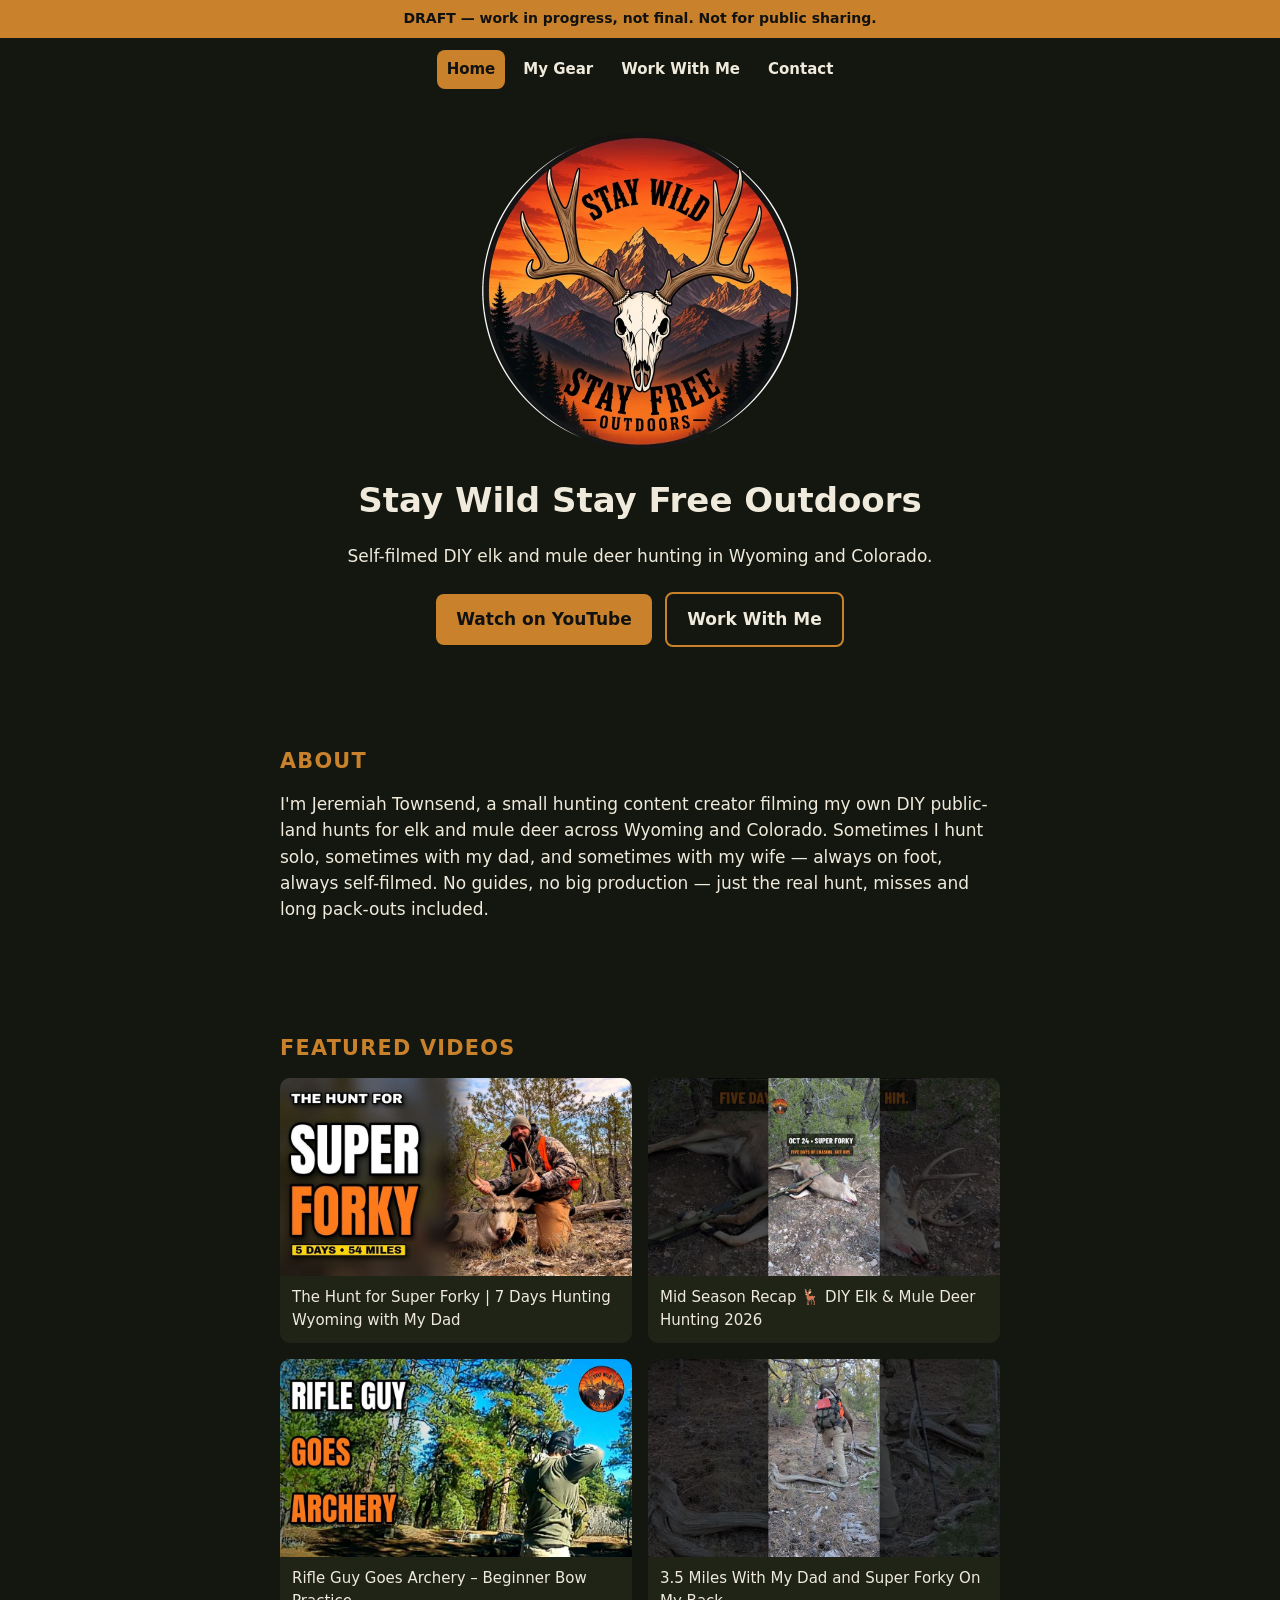
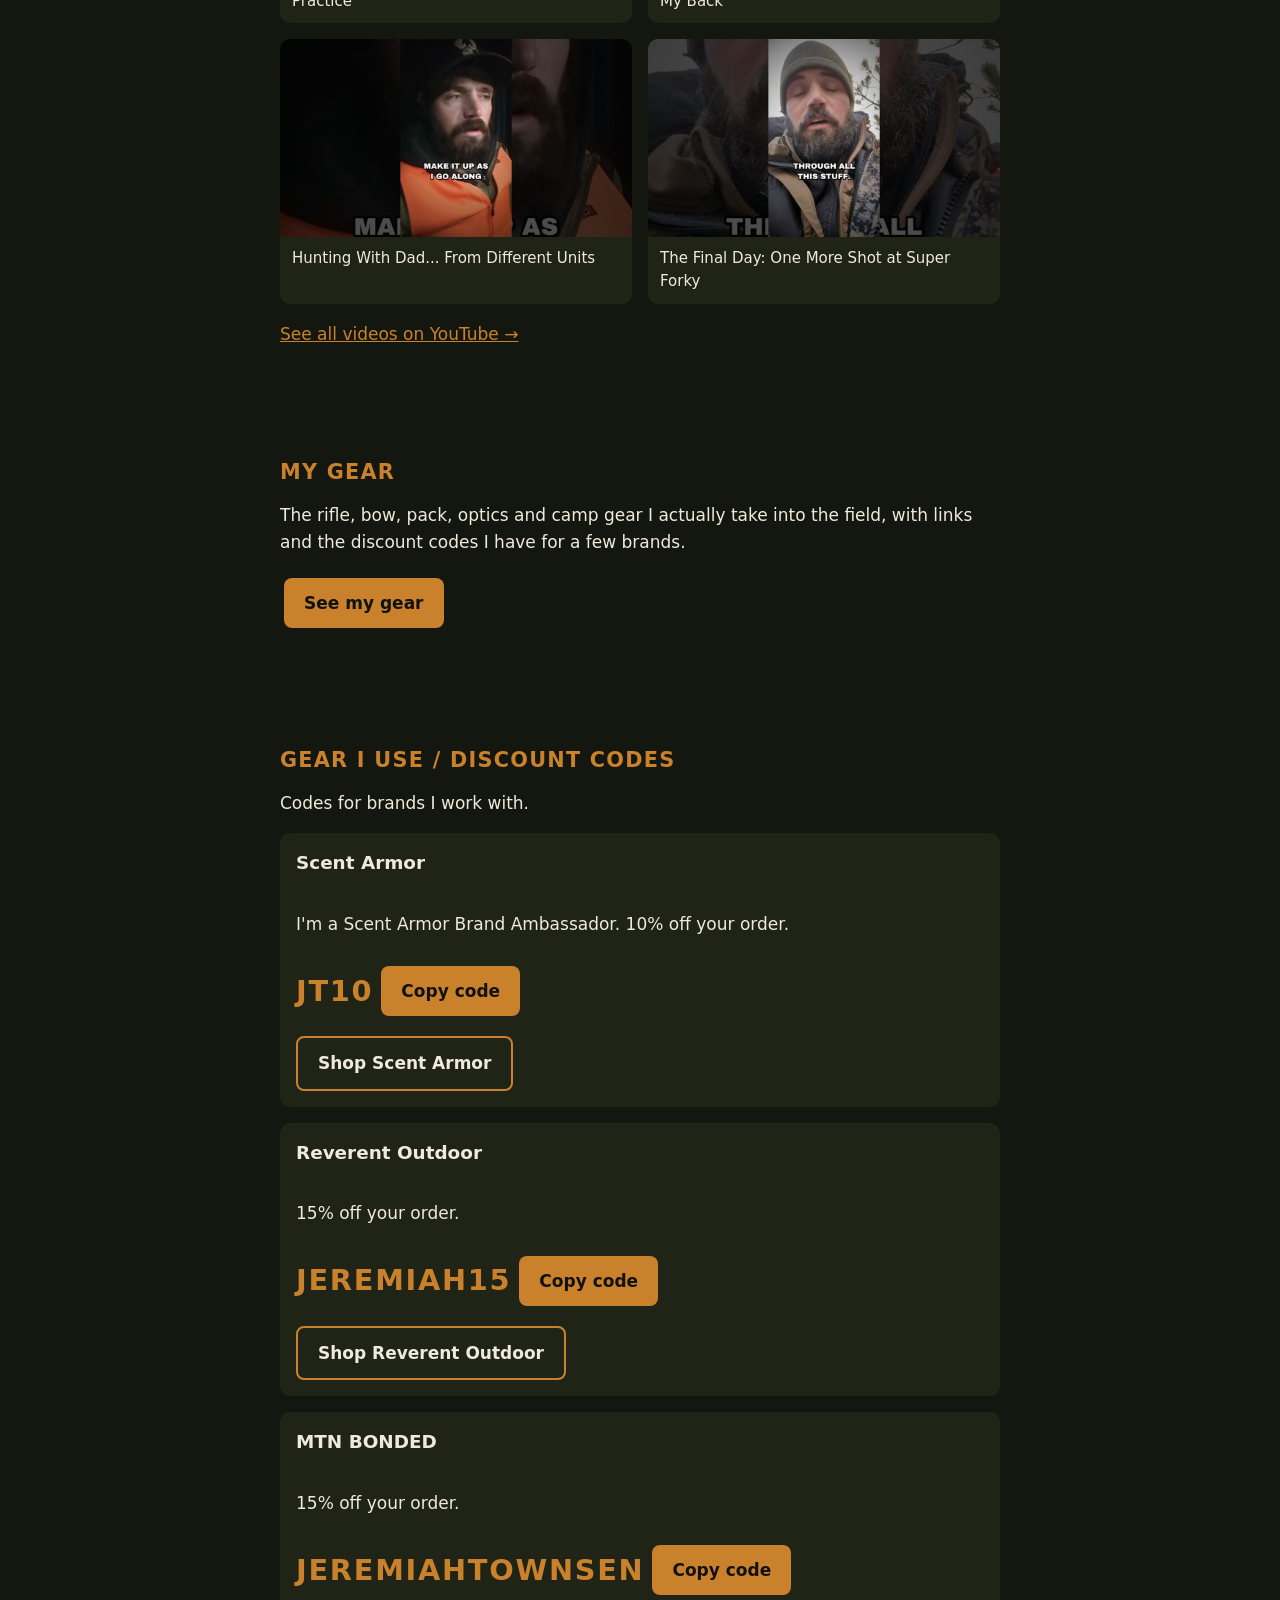
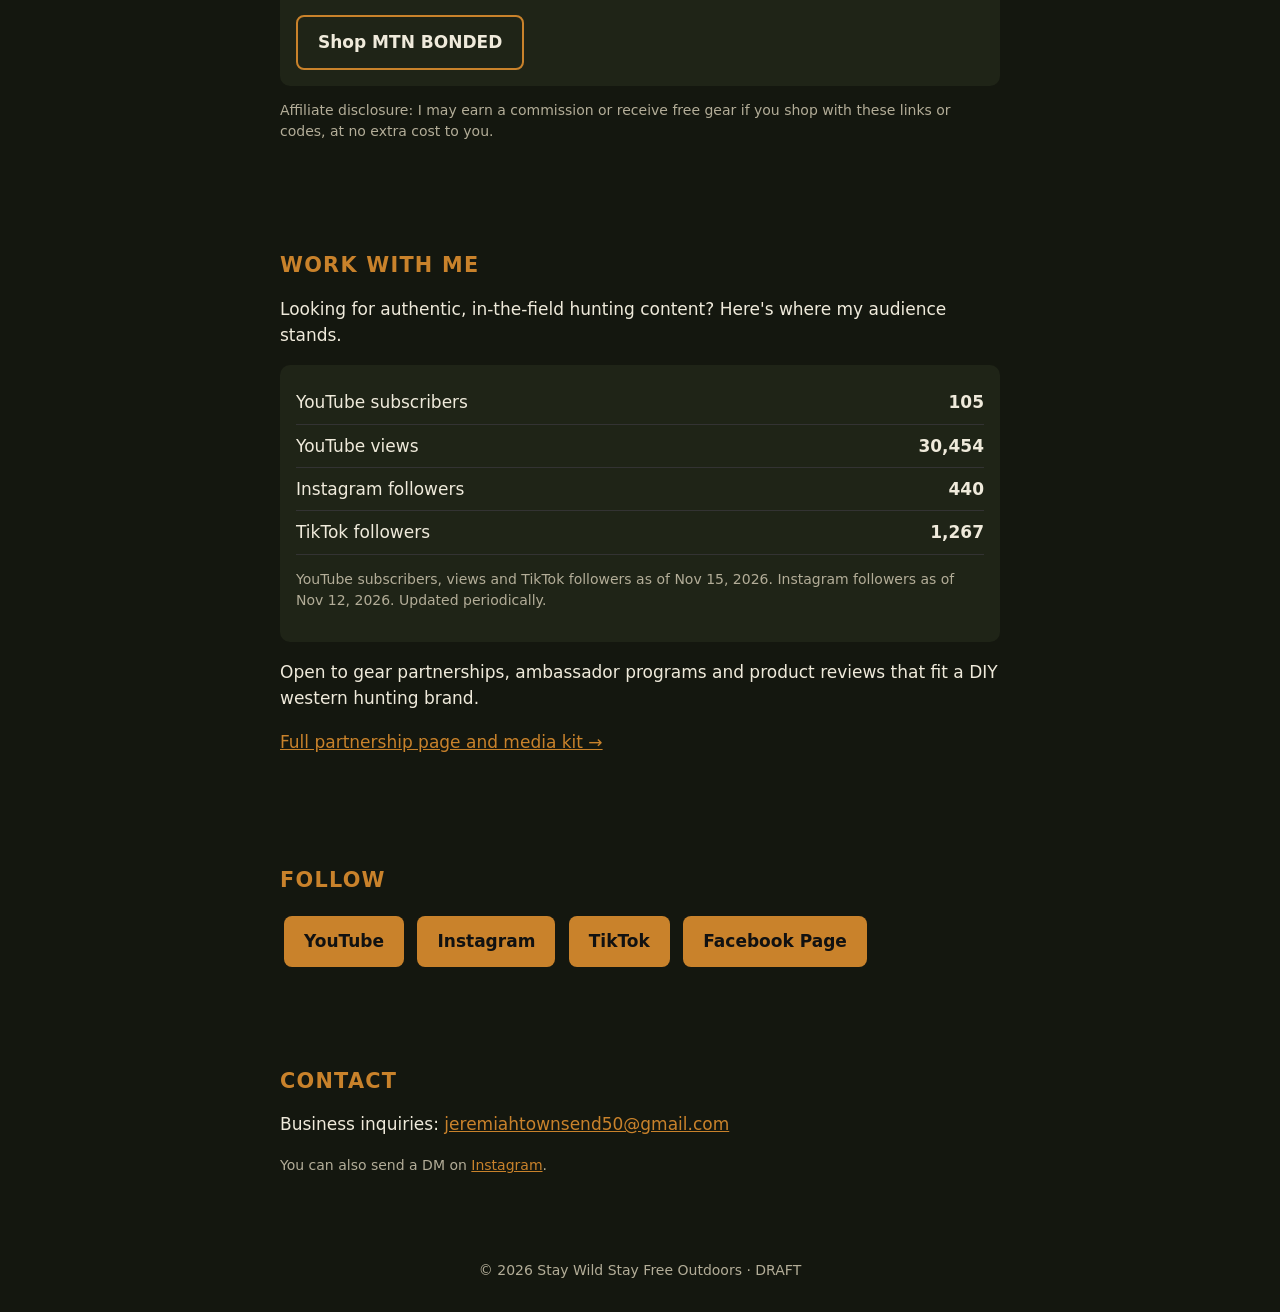
<file: index.html>
<!doctype html>
<html lang="en"><head>
<meta charset="utf-8">
<meta name="viewport" content="width=device-width,initial-scale=1">
<meta name="robots" content="noindex">
<title>Stay Wild Stay Free Outdoors — DRAFT</title>
<meta name="description" content="Self-filmed DIY elk and mule deer hunting in Wyoming and Colorado.">
<link rel="icon" href="img/favicon.ico" sizes="any">
<link rel="icon" type="image/png" href="img/favicon-32.png" sizes="32x32">
<link rel="apple-touch-icon" href="img/apple-touch-icon.png">
<link rel="stylesheet" href="styles.css">
<meta property="og:type" content="website">
<meta property="og:title" content="Stay Wild Stay Free Outdoors — DRAFT">
<meta property="og:description" content="Self-filmed DIY elk and mule deer hunting in Wyoming and Colorado.">
<meta property="og:url" content="https://jeremiahtownsend50-ui.github.io/swsf-site/">
<meta property="og:image" content="https://jeremiahtownsend50-ui.github.io/swsf-site/img/og.jpg">
<meta name="twitter:card" content="summary_large_image">
<meta name="twitter:title" content="Stay Wild Stay Free Outdoors — DRAFT">
<meta name="twitter:description" content="Self-filmed DIY elk and mule deer hunting in Wyoming and Colorado.">
<meta name="twitter:image" content="https://jeremiahtownsend50-ui.github.io/swsf-site/img/og.jpg">
</head><body>
<div class="draft">DRAFT — work in progress, not final. Not for public sharing.</div>
<nav class="nav" aria-label="Main">
<a href="index.html" aria-current="page">Home</a>
<a href="gear.html">My Gear</a>
<a href="sponsors.html">Work With Me</a>
<a href="index.html#contact">Contact</a>
</nav>
<header class="hero">
<picture>
<source type="image/webp" srcset="img/logo.webp">
<img src="img/logo.jpg" alt="Stay Wild Stay Free Outdoors logo" width="320" height="320">
</picture>
<h1>Stay Wild Stay Free Outdoors</h1>
<p>Self-filmed DIY elk and mule deer hunting in Wyoming and Colorado.</p>
<a class="btn" href="https://www.youtube.com/@staywildstayfreeoutdoors">Watch on YouTube</a>
<a class="btn alt" href="sponsors.html">Work With Me</a>
</header>

<section id="about"><h2>About</h2>
<p>I'm Jeremiah Townsend, a small hunting content creator filming my own DIY public-land hunts for elk and mule deer across Wyoming and Colorado. Sometimes I hunt solo, sometimes with my dad, and sometimes with my wife — always on foot, always self-filmed. No guides, no big production — just the real hunt, misses and long pack-outs included.</p>
</section>

<section id="videos"><h2>Featured Videos</h2>
<div class="grid">
<a class="card" href="https://www.youtube.com/watch?v=5cdTSgNtT6Y"><img src="img/thumbs/5cdTSgNtT6Y.jpg" width="960" height="540" alt="The Hunt for Super Forky | 7 Days Hunting Wyoming with My Dad"><span>The Hunt for Super Forky | 7 Days Hunting Wyoming with My Dad</span></a>
<a class="card" href="https://www.youtube.com/watch?v=mYY5yZsP8UA"><img src="img/thumbs/mYY5yZsP8UA.jpg" width="960" height="540" alt="Mid Season Recap, DIY Elk and Mule Deer Hunting 2026"><span>Mid Season Recap 🦌 DIY Elk &amp; Mule Deer Hunting 2026</span></a>
<a class="card" href="https://www.youtube.com/watch?v=UMxzw-FDoP0"><img src="img/thumbs/UMxzw-FDoP0.jpg" width="960" height="540" alt="Rifle Guy Goes Archery – Beginner Bow Practice"><span>Rifle Guy Goes Archery – Beginner Bow Practice</span></a>
<a class="card" href="https://www.youtube.com/watch?v=QRo9_JxAPhg"><img src="img/thumbs/QRo9_JxAPhg.jpg" width="960" height="540" alt="3.5 Miles With My Dad and Super Forky On My Back"><span>3.5 Miles With My Dad and Super Forky On My Back</span></a>
<a class="card" href="https://www.youtube.com/watch?v=SoQfHamUTAY"><img src="img/thumbs/SoQfHamUTAY.jpg" width="960" height="540" alt="Hunting With Dad... From Different Units"><span>Hunting With Dad... From Different Units</span></a>
<a class="card" href="https://www.youtube.com/watch?v=0P08WxqtBYU"><img src="img/thumbs/0P08WxqtBYU.jpg" width="960" height="540" alt="The Final Day: One More Shot at Super Forky"><span>The Final Day: One More Shot at Super Forky</span></a>
</div>
<p><a href="https://www.youtube.com/@staywildstayfreeoutdoors/videos">See all videos on YouTube →</a></p>
</section>

<section id="gear-preview"><h2>My Gear</h2>
<p>The rifle, bow, pack, optics and camp gear I actually take into the field, with links and the discount codes I have for a few brands.</p>
<p><a class="btn" href="gear.html">See my gear</a></p>
</section>

<section id="gear"><h2>Gear I Use / Discount Codes</h2>
<p>Codes for brands I work with.</p>
<div class="grid codes">
<div class="box code-card">
<h3>Scent Armor</h3>
<p>I'm a Scent Armor Brand Ambassador. 10% off your order.</p>
<div class="code-row">
<div class="code">JT10</div>
<button type="button" class="btn" data-code="JT10">Copy code</button>
</div>
<a class="btn alt shop" href="https://scentarmor.com">Shop Scent Armor</a>
</div>
<div class="box code-card">
<h3>Reverent Outdoor</h3>
<p>15% off your order.</p>
<div class="code-row">
<div class="code">JEREMIAH15</div>
<button type="button" class="btn" data-code="JEREMIAH15">Copy code</button>
</div>
<a class="btn alt shop" href="https://reverentoutdoor.com">Shop Reverent Outdoor</a>
</div>
<div class="box code-card">
<h3>MTN BONDED</h3>
<p>15% off your order.</p>
<div class="code-row">
<div class="code">JEREMIAHTOWNSEN</div>
<button type="button" class="btn" data-code="JEREMIAHTOWNSEN">Copy code</button>
</div>
<a class="btn alt shop" href="https://mtnbonded.com/?ref=JEREMIAHTOWNSEND">Shop MTN BONDED</a>
</div>
</div>
<p class="small">Affiliate disclosure: I may earn a commission or receive free gear if you shop with these links or codes, at no extra cost to you.</p>

</section>

<section id="work"><h2>Work With Me</h2>
<p>Looking for authentic, in-the-field hunting content? Here's where my audience stands.</p>
<div class="box"><table>
<tr><td>YouTube subscribers</td><td>105</td></tr>
<tr><td>YouTube views</td><td>30,454</td></tr>
<tr><td>Instagram followers</td><td>440</td></tr>
<tr><td>TikTok followers</td><td>1,267</td></tr>
</table>
<p class="small">YouTube subscribers, views and TikTok followers as of Nov 15, 2026. Instagram followers as of Nov 12, 2026. Updated periodically.</p></div>
<p>Open to gear partnerships, ambassador programs and product reviews that fit a DIY western hunting brand.</p>
<p><a href="sponsors.html">Full partnership page and media kit →</a></p>
</section>

<section id="follow"><h2>Follow</h2>
<a class="btn" href="https://www.youtube.com/@staywildstayfreeoutdoors">YouTube</a>
<a class="btn" href="https://www.instagram.com/staywildstayfreeoutdoors/">Instagram</a>
<a class="btn" href="https://www.tiktok.com/@stay.wild.stay.fr3">TikTok</a>
<a class="btn" href="https://www.facebook.com/SWSFOUTDOORS">Facebook Page</a>
</section>

<section id="contact"><h2>Contact</h2>
<p>Business inquiries: <a href="mailto:jeremiahtownsend50@gmail.com?subject=Stay%20Wild%20Stay%20Free%20Outdoors%20inquiry">jeremiahtownsend50@gmail.com</a></p>
<p class="small">You can also send a DM on <a href="https://www.instagram.com/staywildstayfreeoutdoors/">Instagram</a>.</p>
</section>
<footer>© 2026 Stay Wild Stay Free Outdoors · DRAFT</footer>
<script>
document.querySelectorAll("[data-code]").forEach(function(btn){
  btn.addEventListener("click", function(){
    var code = btn.getAttribute("data-code");
    var label = btn.textContent;
    function done(){
      btn.textContent = "Copied!";
      btn.setAttribute("aria-live", "polite");
      setTimeout(function(){ btn.textContent = label; }, 1600);
    }
    function fallback(){
      var ta = document.createElement("textarea");
      ta.value = code;
      ta.setAttribute("readonly", "");
      ta.style.position = "fixed";
      ta.style.left = "-9999px";
      document.body.appendChild(ta);
      ta.select();
      try { if (document.execCommand("copy")) done(); } catch (e) {}
      document.body.removeChild(ta);
    }
    if (navigator.clipboard && navigator.clipboard.writeText) {
      navigator.clipboard.writeText(code).then(done).catch(fallback);
    } else {
      fallback();
    }
  });
});
</script>
</body></html>
</file>
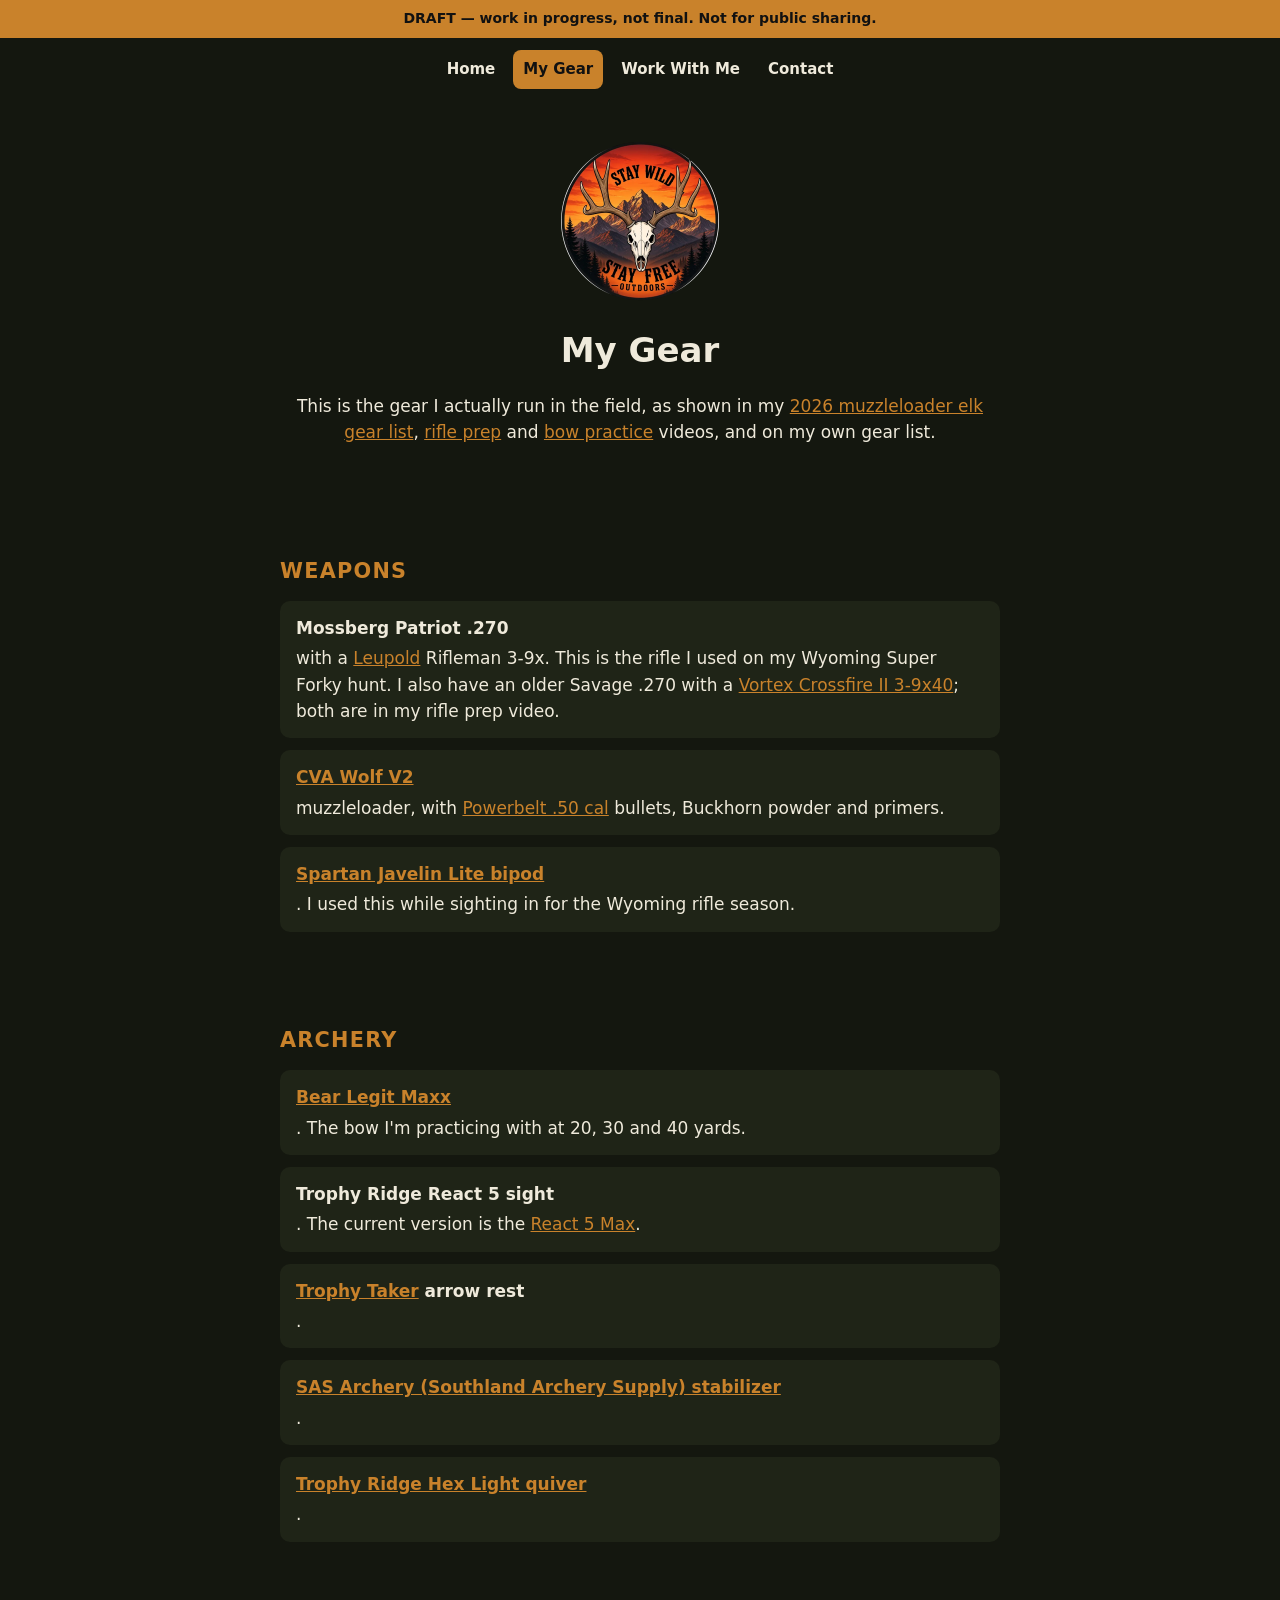
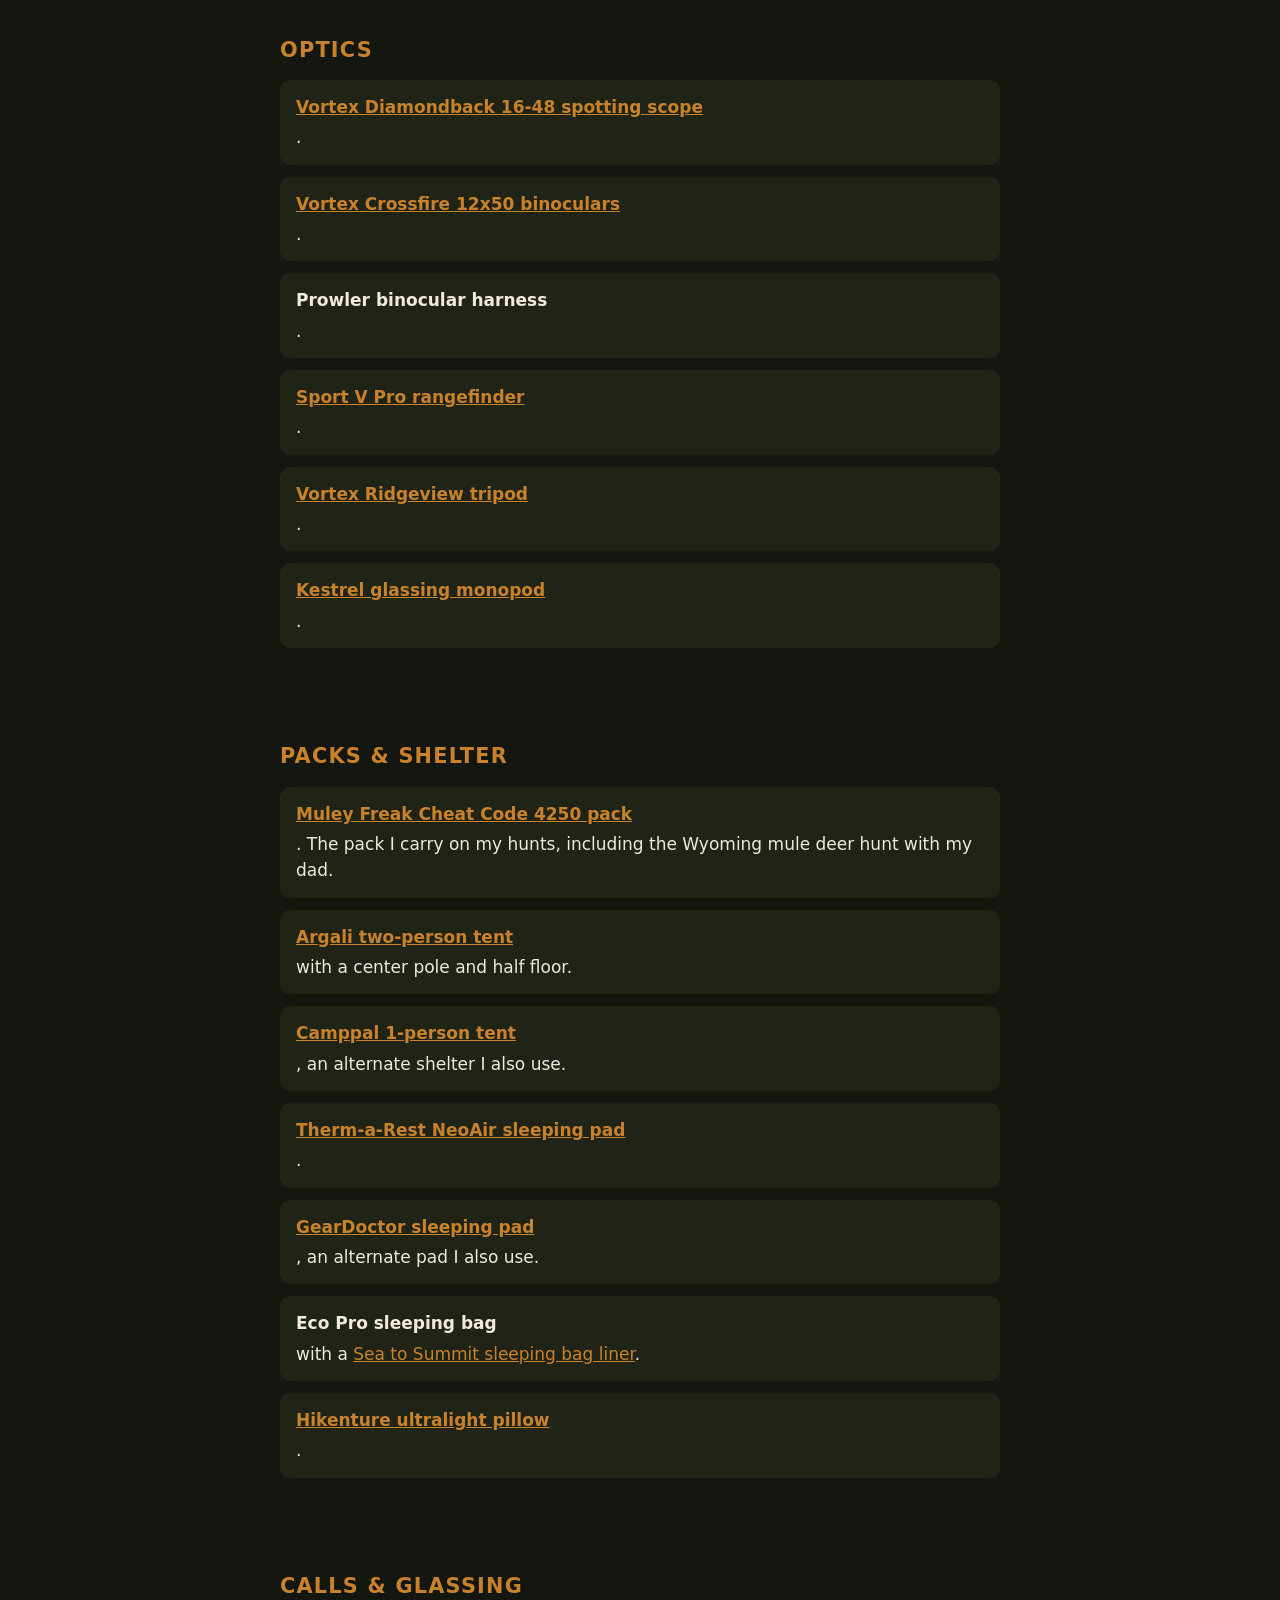
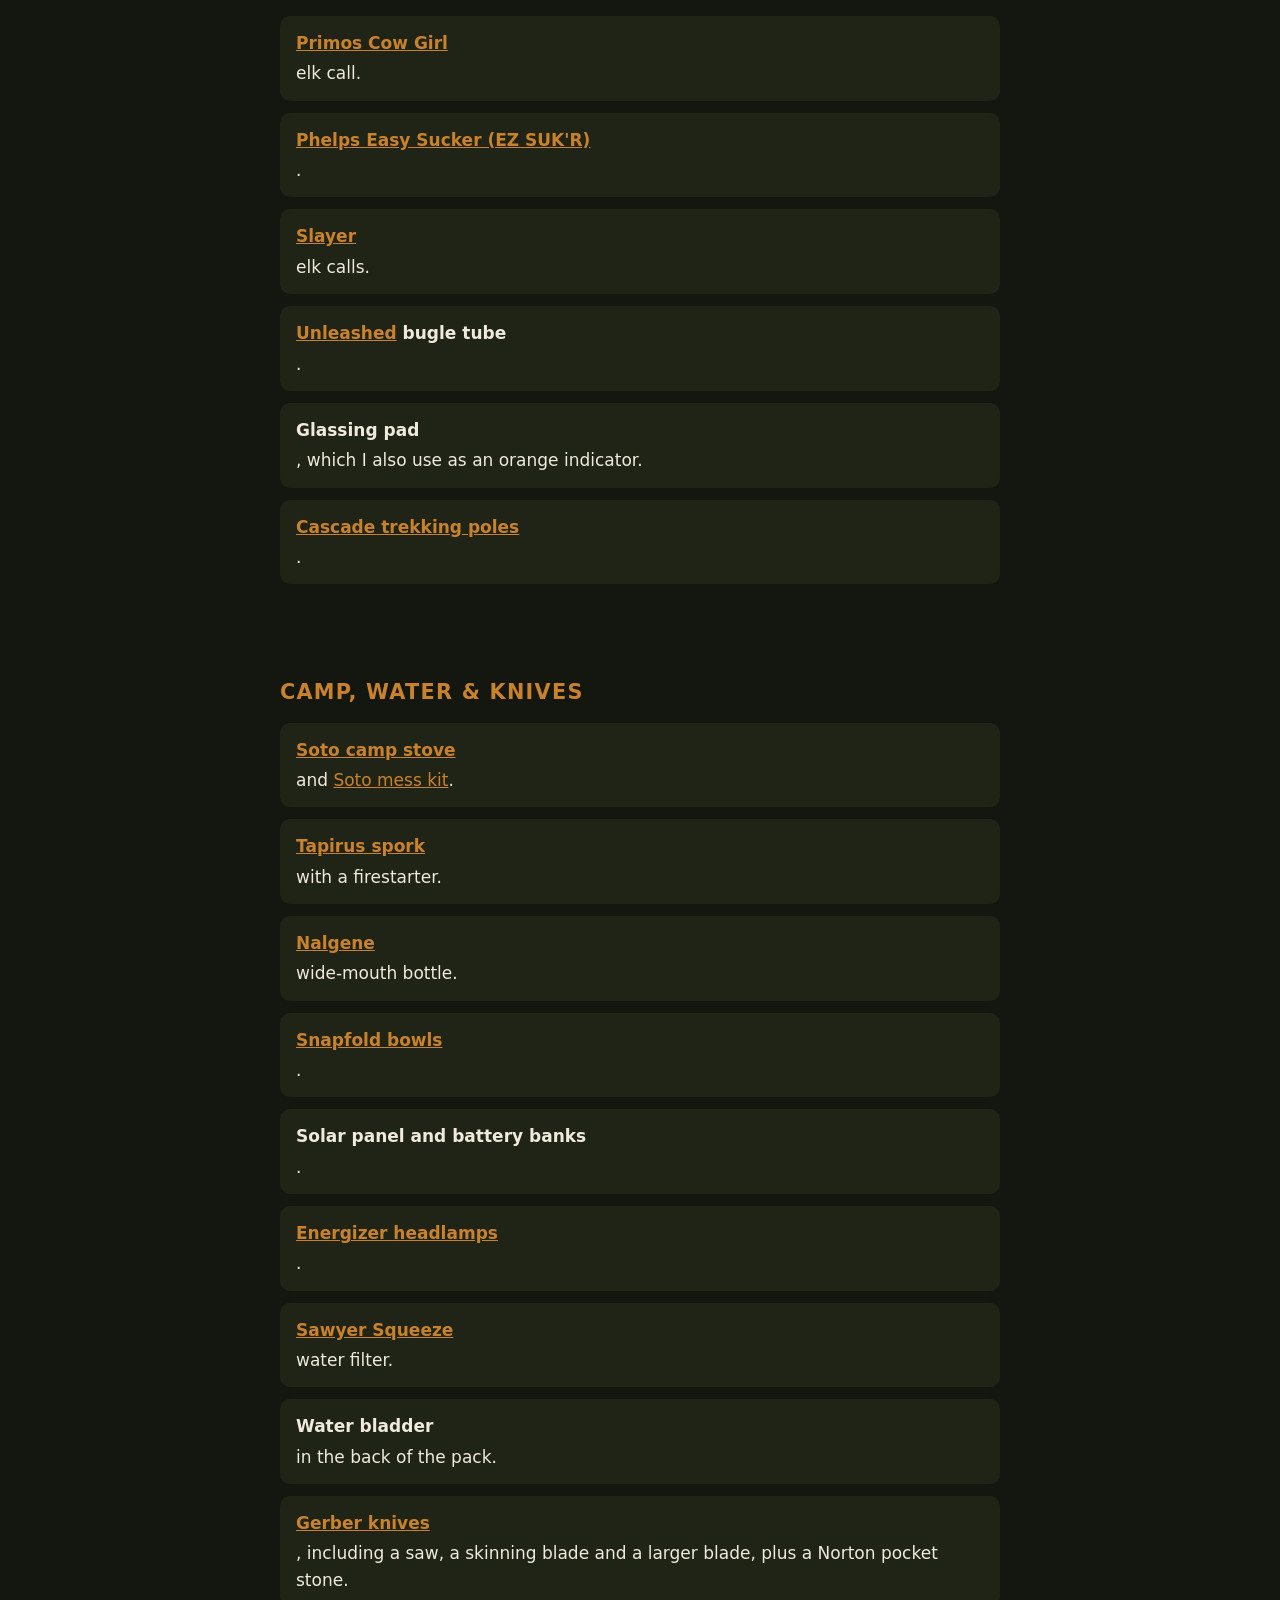
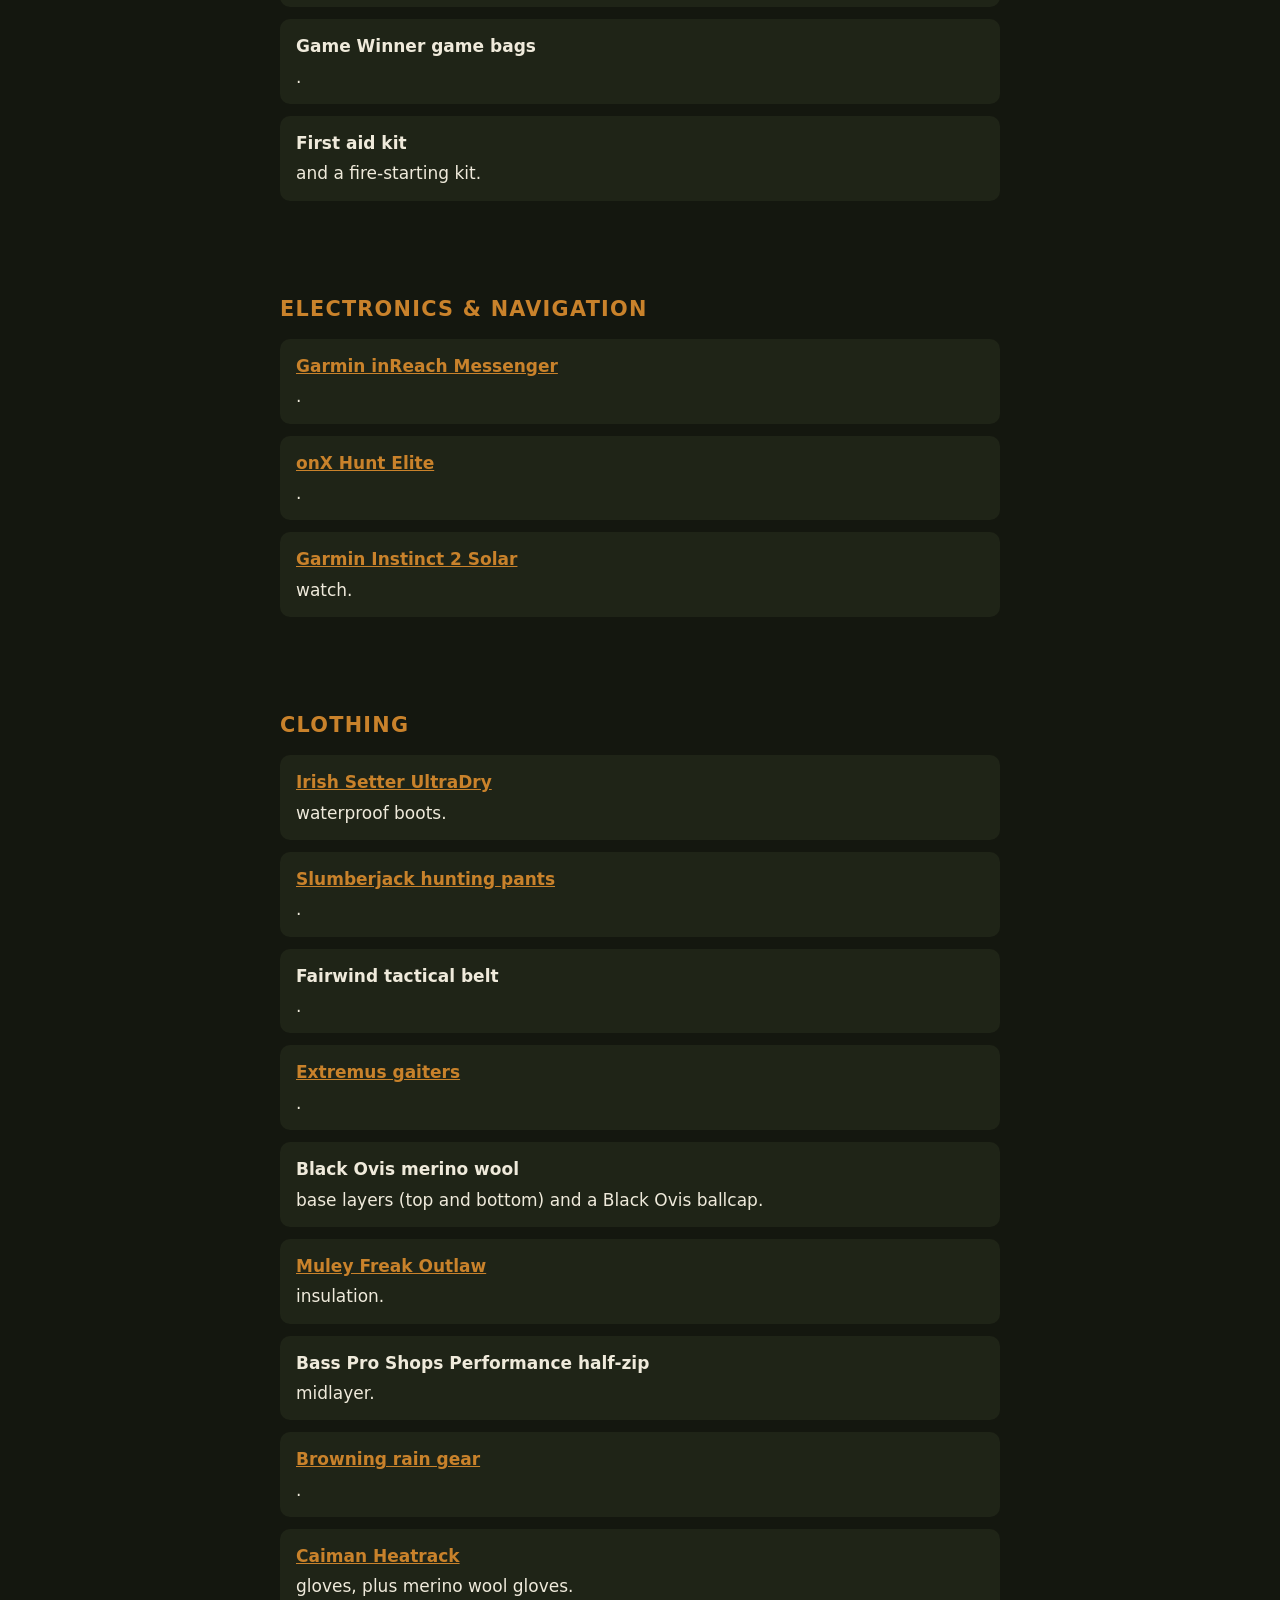
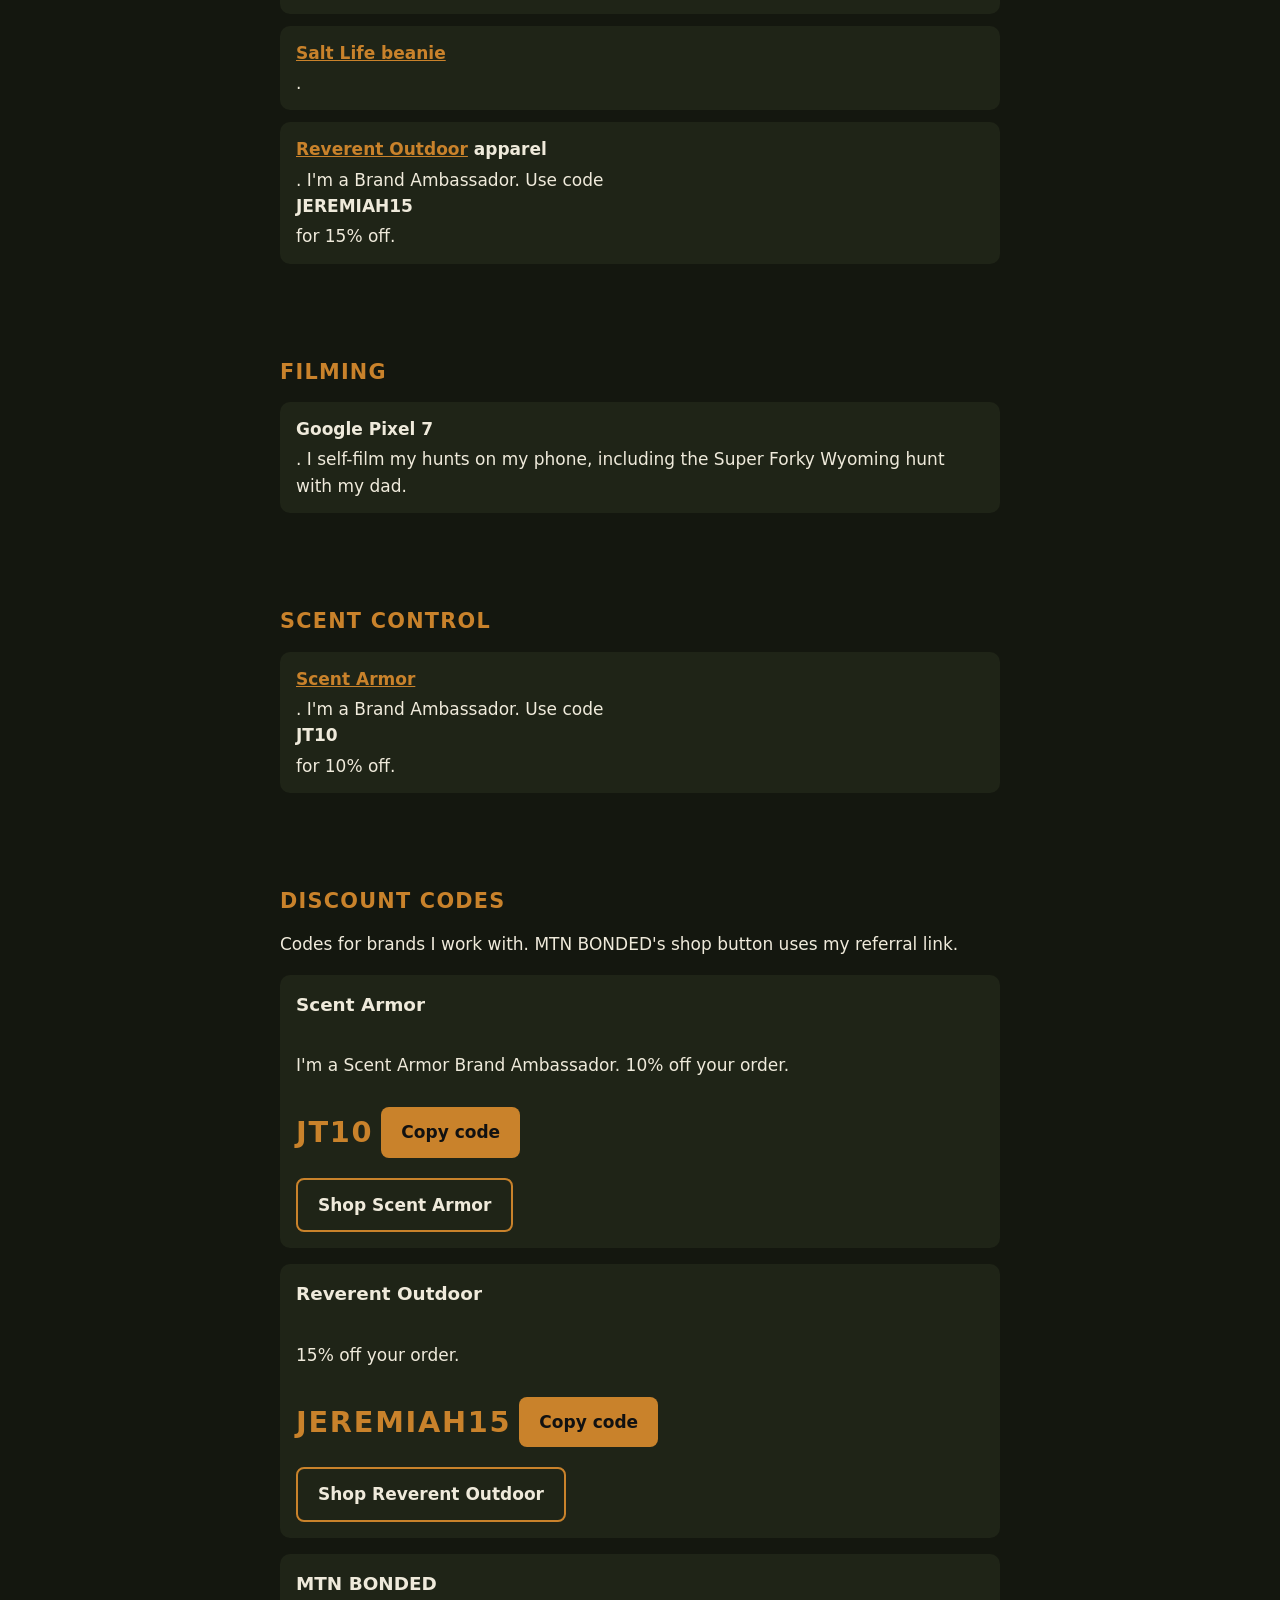
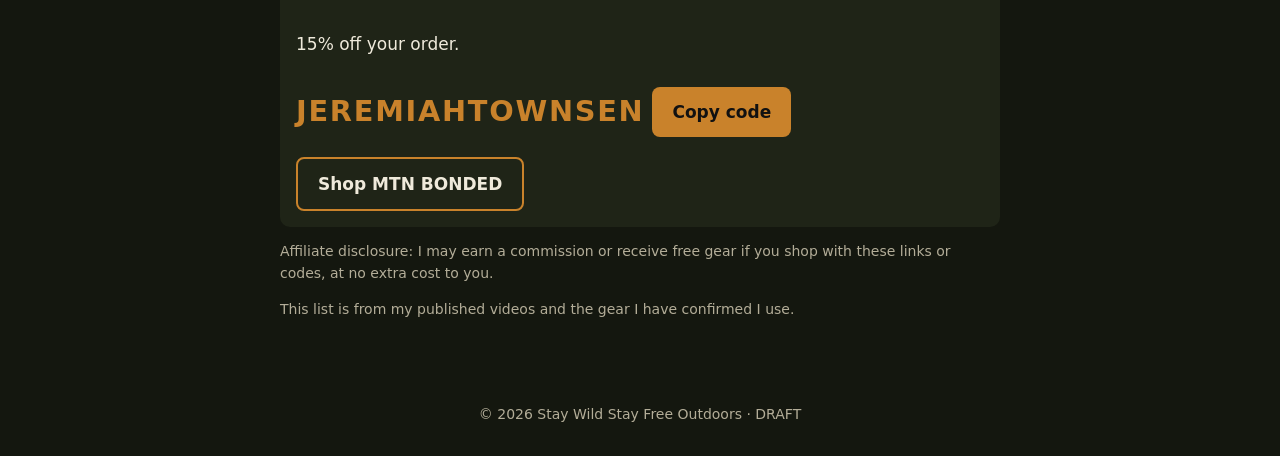
<file: gear.html>
<!doctype html>
<html lang="en"><head>
<meta charset="utf-8">
<meta name="viewport" content="width=device-width,initial-scale=1">
<meta name="robots" content="noindex">
<title>My Gear — Stay Wild Stay Free Outdoors — DRAFT</title>
<meta name="description" content="The rifle, bow, pack, optics and camp gear Jeremiah Townsend actually uses on DIY elk and mule deer hunts.">
<link rel="icon" href="img/favicon.ico" sizes="any">
<link rel="icon" type="image/png" href="img/favicon-32.png" sizes="32x32">
<link rel="apple-touch-icon" href="img/apple-touch-icon.png">
<link rel="stylesheet" href="styles.css">
<meta property="og:type" content="website">
<meta property="og:title" content="My Gear — Stay Wild Stay Free Outdoors — DRAFT">
<meta property="og:description" content="The rifle, bow, pack, optics and camp gear Jeremiah Townsend actually uses on DIY elk and mule deer hunts.">
<meta property="og:url" content="https://jeremiahtownsend50-ui.github.io/swsf-site/gear.html">
<meta property="og:image" content="https://jeremiahtownsend50-ui.github.io/swsf-site/img/og.jpg">
<meta name="twitter:card" content="summary_large_image">
<meta name="twitter:title" content="My Gear — Stay Wild Stay Free Outdoors — DRAFT">
<meta name="twitter:description" content="The rifle, bow, pack, optics and camp gear Jeremiah Townsend actually uses on DIY elk and mule deer hunts.">
<meta name="twitter:image" content="https://jeremiahtownsend50-ui.github.io/swsf-site/img/og.jpg">
</head><body>
<div class="draft">DRAFT — work in progress, not final. Not for public sharing.</div>
<nav class="nav" aria-label="Main">
<a href="index.html">Home</a>
<a href="gear.html" aria-current="page">My Gear</a>
<a href="sponsors.html">Work With Me</a>
<a href="index.html#contact">Contact</a>
</nav>
<header class="page brand-mark">
<picture>
<source type="image/webp" srcset="img/logo.webp">
<img src="img/logo.jpg" alt="Stay Wild Stay Free Outdoors logo" width="320" height="320">
</picture>
<h1>My Gear</h1>
<p>This is the gear I actually run in the field, as shown in my <a href="https://www.youtube.com/watch?v=Pawm9OdRmcU">2026 muzzleloader elk gear list</a>, <a href="https://www.youtube.com/watch?v=yrJYwgdZCUI">rifle prep</a> and <a href="https://www.youtube.com/watch?v=UMxzw-FDoP0">bow practice</a> videos, and on my own gear list.</p>
</header>

<section id="weapons"><h2>Weapons</h2>
<ul class="gear-list">
<li><strong>Mossberg Patriot .270</strong> with a <a href="https://www.leupold.com/">Leupold</a> Rifleman 3-9x. This is the rifle I used on my Wyoming Super Forky hunt. I also have an older Savage .270 with a <a href="https://vortexoptics.com/vortex-crossfire-ii-3-9x40-riflescope.html">Vortex Crossfire II 3-9x40</a>; both are in my rifle prep video.</li>
<li><strong><a href="https://bpioutdoors.com/wolf">CVA Wolf V2</a></strong> muzzleloader, with <a href="https://bpioutdoors.com/powerbelt/">Powerbelt .50 cal</a> bullets, Buckhorn powder and primers.</li>
<li><strong><a href="https://javelinbipod.com/products/javelin-lite">Spartan Javelin Lite bipod</a></strong>. I used this while sighting in for the Wyoming rifle season.</li>
</ul>
</section>

<section id="archery"><h2>Archery</h2>
<ul class="gear-list">
<li><strong><a href="https://www.beararchery.com/products/bear-archery-legit-maxx-rth-compound-bow">Bear Legit Maxx</a></strong>. The bow I'm practicing with at 20, 30 and 40 yards.</li>
<li><strong>Trophy Ridge React 5 sight</strong>. The current version is the <a href="https://www.beararchery.com/products/trophy-ridge-react-5-max-bow-sight">React 5 Max</a>.</li>
<li><strong><a href="https://trophytaker.com/">Trophy Taker</a> arrow rest</strong>.</li>
<li><strong><a href="https://www.southlandarchery.com/collections/bow-stabilizers">SAS Archery (Southland Archery Supply) stabilizer</a></strong>.</li>
<li><strong><a href="https://www.beararchery.com/products/trophy-ridge-hex-light-arrow-quiver">Trophy Ridge Hex Light quiver</a></strong>.</li>
</ul>
</section>

<section id="optics"><h2>Optics</h2>
<ul class="gear-list">
<li><strong><a href="https://vortexoptics.com/diamondback-hd-16-48x65-straight.html">Vortex Diamondback 16-48 spotting scope</a></strong>.</li>
<li><strong><a href="https://vortexoptics.com/vortex-crossfire-12x50-binocular.html">Vortex Crossfire 12x50 binoculars</a></strong>.</li>
<li><strong>Prowler binocular harness</strong>.</li>
<li><strong><a href="https://gogogosport.com/collections/hunting-rangefinder">Sport V Pro rangefinder</a></strong>.</li>
<li><strong><a href="https://vortexoptics.com/ridgeview-carbon-tripod.html">Vortex Ridgeview tripod</a></strong>.</li>
<li><strong><a href="https://kestrelglassingsystems.com/kestrel-system/">Kestrel glassing monopod</a></strong>.</li>
</ul>
</section>

<section id="packs"><h2>Packs &amp; Shelter</h2>
<ul class="gear-list">
<li><strong><a href="https://muleyfreak.com/products/cheat-code-hunting-backpack">Muley Freak Cheat Code 4250 pack</a></strong>. The pack I carry on my hunts, including the Wyoming mule deer hunt with my dad.</li>
<li><strong><a href="https://argalioutdoors.com/products/rincon-2p-tent">Argali two-person tent</a></strong> with a center pole and half floor.</li>
<li><strong><a href="https://camppal.com/products/professional-high-quality-four-seasons-mountain-tent-for-one-single-person-mt051-solo-backpacker">Camppal 1-person tent</a></strong>, an alternate shelter I also use.</li>
<li><strong><a href="https://cascadedesigns.com/collections/sleeping-pads-neoair">Therm-a-Rest NeoAir sleeping pad</a></strong>.</li>
<li><strong><a href="https://geardoctors.com/collections/outdoors-products">GearDoctor sleeping pad</a></strong>, an alternate pad I also use.</li>
<li><strong>Eco Pro sleeping bag</strong> with a <a href="https://seatosummit.com/collections/sleeping-bag-liners">Sea to Summit sleeping bag liner</a>.</li>
<li><strong><a href="https://www.hikenture.com/products/hikenture-camping-pillow-with-removable-cover-ultralight-inflatable-pillow">Hikenture ultralight pillow</a></strong>.</li>
</ul>
</section>

<section id="calls"><h2>Calls &amp; Glassing</h2>
<ul class="gear-list">
<li><strong><a href="https://www.primos.com/products/cow-girl-elk-call">Primos Cow Girl</a></strong> elk call.</li>
<li><strong><a href="https://phelpsgamecalls.com/collections/ez-sukr">Phelps Easy Sucker (EZ SUK'R)</a></strong>.</li>
<li><strong><a href="https://www.slayercalls.com/">Slayer</a></strong> elk calls.</li>
<li><strong><a href="https://unleashedoutdoors.com/">Unleashed</a> bugle tube</strong>.</li>
<li><strong>Glassing pad</strong>, which I also use as an orange indicator.</li>
<li><strong><a href="https://cascademountaintech.com/collections/trekking-poles">Cascade trekking poles</a></strong>.</li>
</ul>
</section>

<section id="camp"><h2>Camp, Water &amp; Knives</h2>
<ul class="gear-list">
<li><strong><a href="https://sotooutdoors.com/product-category/stoves/">Soto camp stove</a></strong> and <a href="https://sotooutdoors.com/product-category/cookware/">Soto mess kit</a>.</li>
<li><strong><a href="https://tapirusoutdoors.com/spork-tactical/">Tapirus spork</a></strong> with a firestarter.</li>
<li><strong><a href="https://nalgene.com/water-bottles/wide-mouth/">Nalgene</a></strong> wide-mouth bottle.</li>
<li><strong><a href="https://coghlans.com/products/snapfold-bowls">Snapfold bowls</a></strong>.</li>
<li><strong>Solar panel and battery banks</strong>.</li>
<li><strong><a href="https://energizer.com/lightings/">Energizer headlamps</a></strong>.</li>
<li><strong><a href="https://www.sawyer.com/product/squeeze-water-filter-system">Sawyer Squeeze</a></strong> water filter.</li>
<li><strong>Water bladder</strong> in the back of the pack.</li>
<li><strong><a href="https://gerbergear.com/">Gerber knives</a></strong>, including a saw, a skinning blade and a larger blade, plus a Norton pocket stone.</li>
<li><strong>Game Winner game bags</strong>.</li>
<li><strong>First aid kit</strong> and a fire-starting kit.</li>
</ul>
</section>


<section id="electronics"><h2>Electronics &amp; Navigation</h2>
<ul class="gear-list">
<li><strong><a href="https://www.garmin.com/en-US/p/793265/">Garmin inReach Messenger</a></strong>.</li>
<li><strong><a href="https://www.onxmaps.com/hunt/elite">onX Hunt Elite</a></strong>.</li>
<li><strong><a href="https://www.garmin.com/en-US/p/775697/">Garmin Instinct 2 Solar</a></strong> watch.</li>
</ul>
</section>

<section id="clothing"><h2>Clothing</h2>
<ul class="gear-list">
<li><strong><a href="https://www.irishsetterboots.com/hunting-boots/">Irish Setter UltraDry</a></strong> waterproof boots.</li>
<li><strong><a href="https://slumberjack.com/apparel/">Slumberjack hunting pants</a></strong>.</li>
<li><strong>Fairwind tactical belt</strong>.</li>
<li><strong><a href="https://www.extremus.com/">Extremus gaiters</a></strong>.</li>
<li><strong>Black Ovis merino wool</strong> base layers (top and bottom) and a Black Ovis ballcap.</li>
<li><strong><a href="https://muleyfreak.com/products/outlaw-puffy-jacket">Muley Freak Outlaw</a></strong> insulation.</li>
<li><strong>Bass Pro Shops Performance half-zip</strong> midlayer.</li>
<li><strong><a href="https://www.browning.com/">Browning rain gear</a></strong>.</li>
<li><strong><a href="https://www.caimangloves.com/">Caiman Heatrack</a></strong> gloves, plus merino wool gloves.</li>
<li><strong><a href="https://saltlife.com/collections/all-hats">Salt Life beanie</a></strong>.</li>
<li><strong><a href="https://reverentoutdoor.com">Reverent Outdoor</a> apparel</strong>. I'm a Brand Ambassador. Use code <strong>JEREMIAH15</strong> for 15% off.</li>
</ul>
</section>

<section id="filming"><h2>Filming</h2>
<ul class="gear-list">
<li><strong>Google Pixel 7</strong>. I self-film my hunts on my phone, including the Super Forky Wyoming hunt with my dad.</li>
</ul>
</section>

<section id="scent"><h2>Scent Control</h2>
<ul class="gear-list">
<li><strong><a href="https://scentarmor.com">Scent Armor</a></strong>. I'm a Brand Ambassador. Use code <strong>JT10</strong> for 10% off.</li>
</ul>
</section>

<section id="codes"><h2>Discount Codes</h2>
<p>Codes for brands I work with. MTN BONDED's shop button uses my referral link.</p>
<div class="grid codes">
<div class="box code-card">
<h3>Scent Armor</h3>
<p>I'm a Scent Armor Brand Ambassador. 10% off your order.</p>
<div class="code-row">
<div class="code">JT10</div>
<button type="button" class="btn" data-code="JT10">Copy code</button>
</div>
<a class="btn alt shop" href="https://scentarmor.com">Shop Scent Armor</a>
</div>
<div class="box code-card">
<h3>Reverent Outdoor</h3>
<p>15% off your order.</p>
<div class="code-row">
<div class="code">JEREMIAH15</div>
<button type="button" class="btn" data-code="JEREMIAH15">Copy code</button>
</div>
<a class="btn alt shop" href="https://reverentoutdoor.com">Shop Reverent Outdoor</a>
</div>
<div class="box code-card">
<h3>MTN BONDED</h3>
<p>15% off your order.</p>
<div class="code-row">
<div class="code">JEREMIAHTOWNSEN</div>
<button type="button" class="btn" data-code="JEREMIAHTOWNSEN">Copy code</button>
</div>
<a class="btn alt shop" href="https://mtnbonded.com/?ref=JEREMIAHTOWNSEND">Shop MTN BONDED</a>
</div>
</div>
<p class="small">Affiliate disclosure: I may earn a commission or receive free gear if you shop with these links or codes, at no extra cost to you.</p>

<p class="small note">This list is from my published videos and the gear I have confirmed I use.</p>
</section>
<footer>© 2026 Stay Wild Stay Free Outdoors · DRAFT</footer>
<script>
document.querySelectorAll("[data-code]").forEach(function(btn){
  btn.addEventListener("click", function(){
    var code = btn.getAttribute("data-code");
    var label = btn.textContent;
    function done(){
      btn.textContent = "Copied!";
      btn.setAttribute("aria-live", "polite");
      setTimeout(function(){ btn.textContent = label; }, 1600);
    }
    function fallback(){
      var ta = document.createElement("textarea");
      ta.value = code;
      ta.setAttribute("readonly", "");
      ta.style.position = "fixed";
      ta.style.left = "-9999px";
      document.body.appendChild(ta);
      ta.select();
      try { if (document.execCommand("copy")) done(); } catch (e) {}
      document.body.removeChild(ta);
    }
    if (navigator.clipboard && navigator.clipboard.writeText) {
      navigator.clipboard.writeText(code).then(done).catch(fallback);
    } else {
      fallback();
    }
  });
});
</script>
</body></html>
</file>
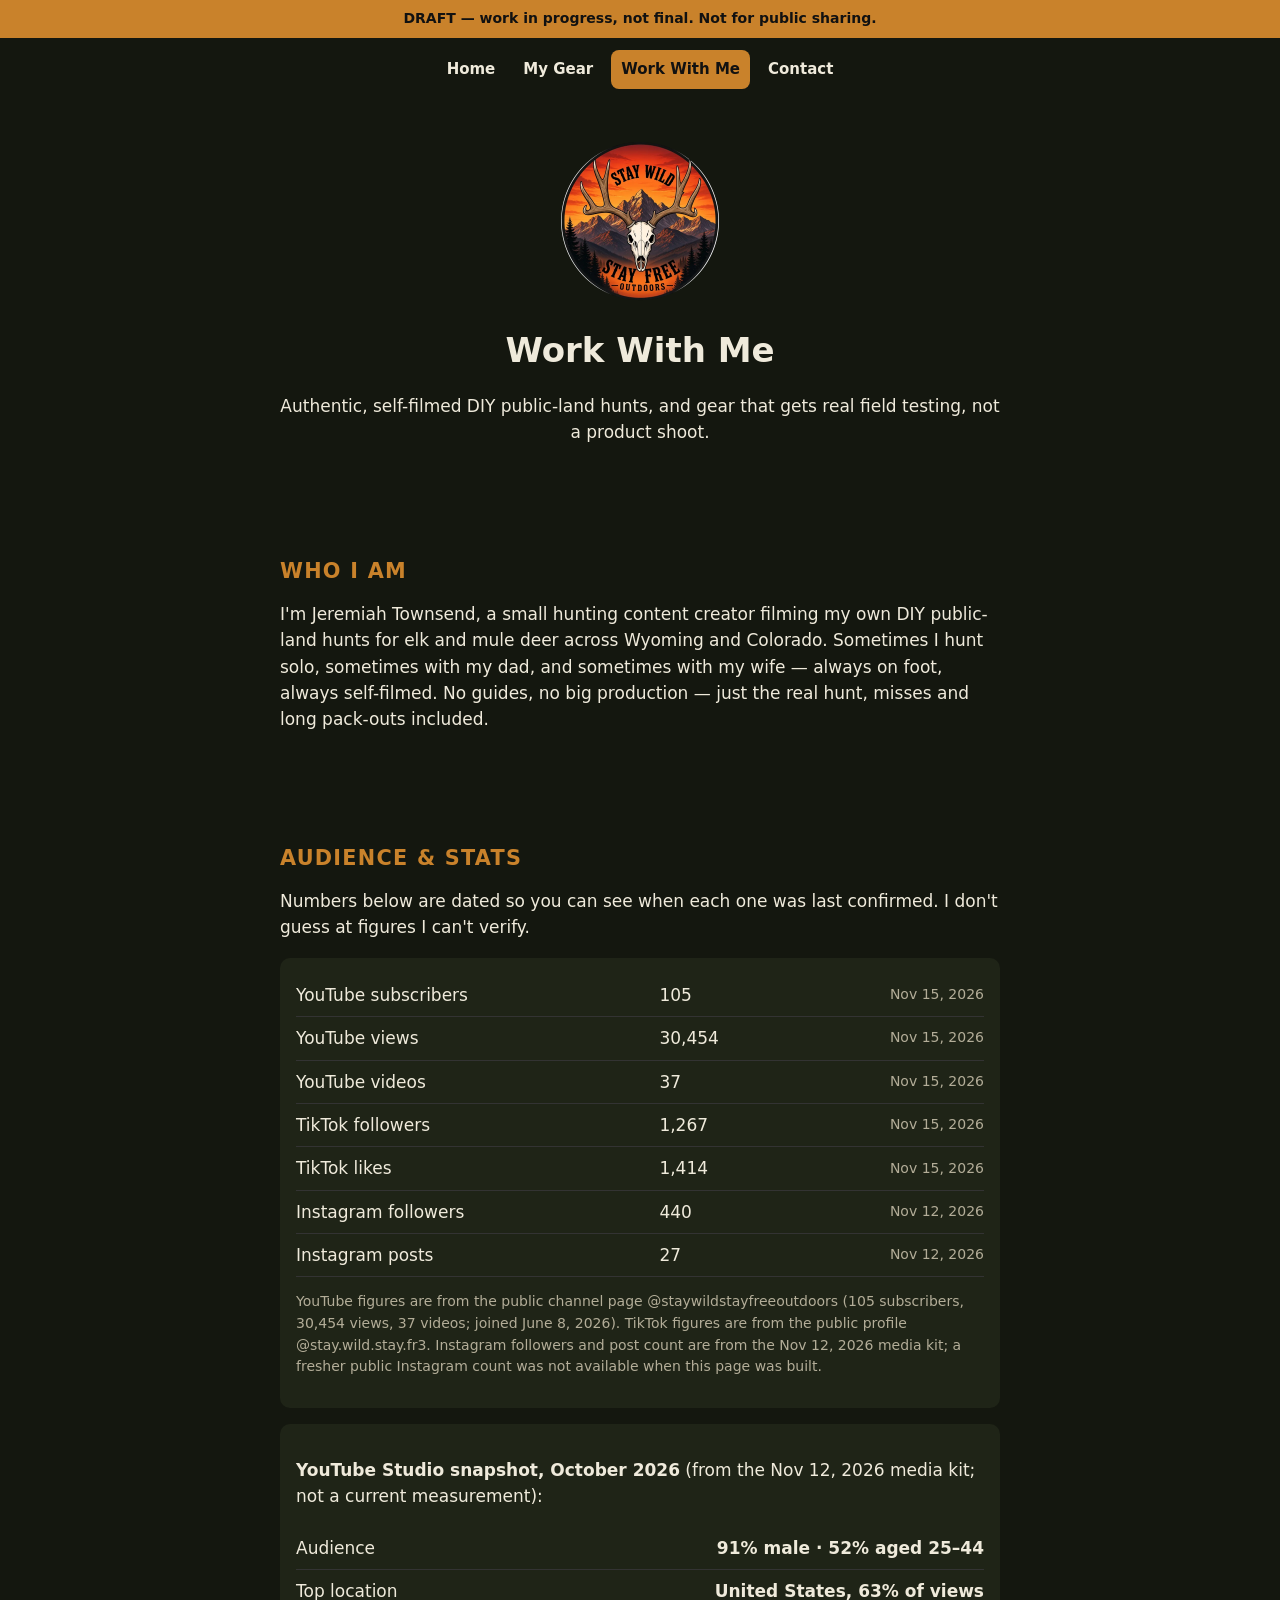
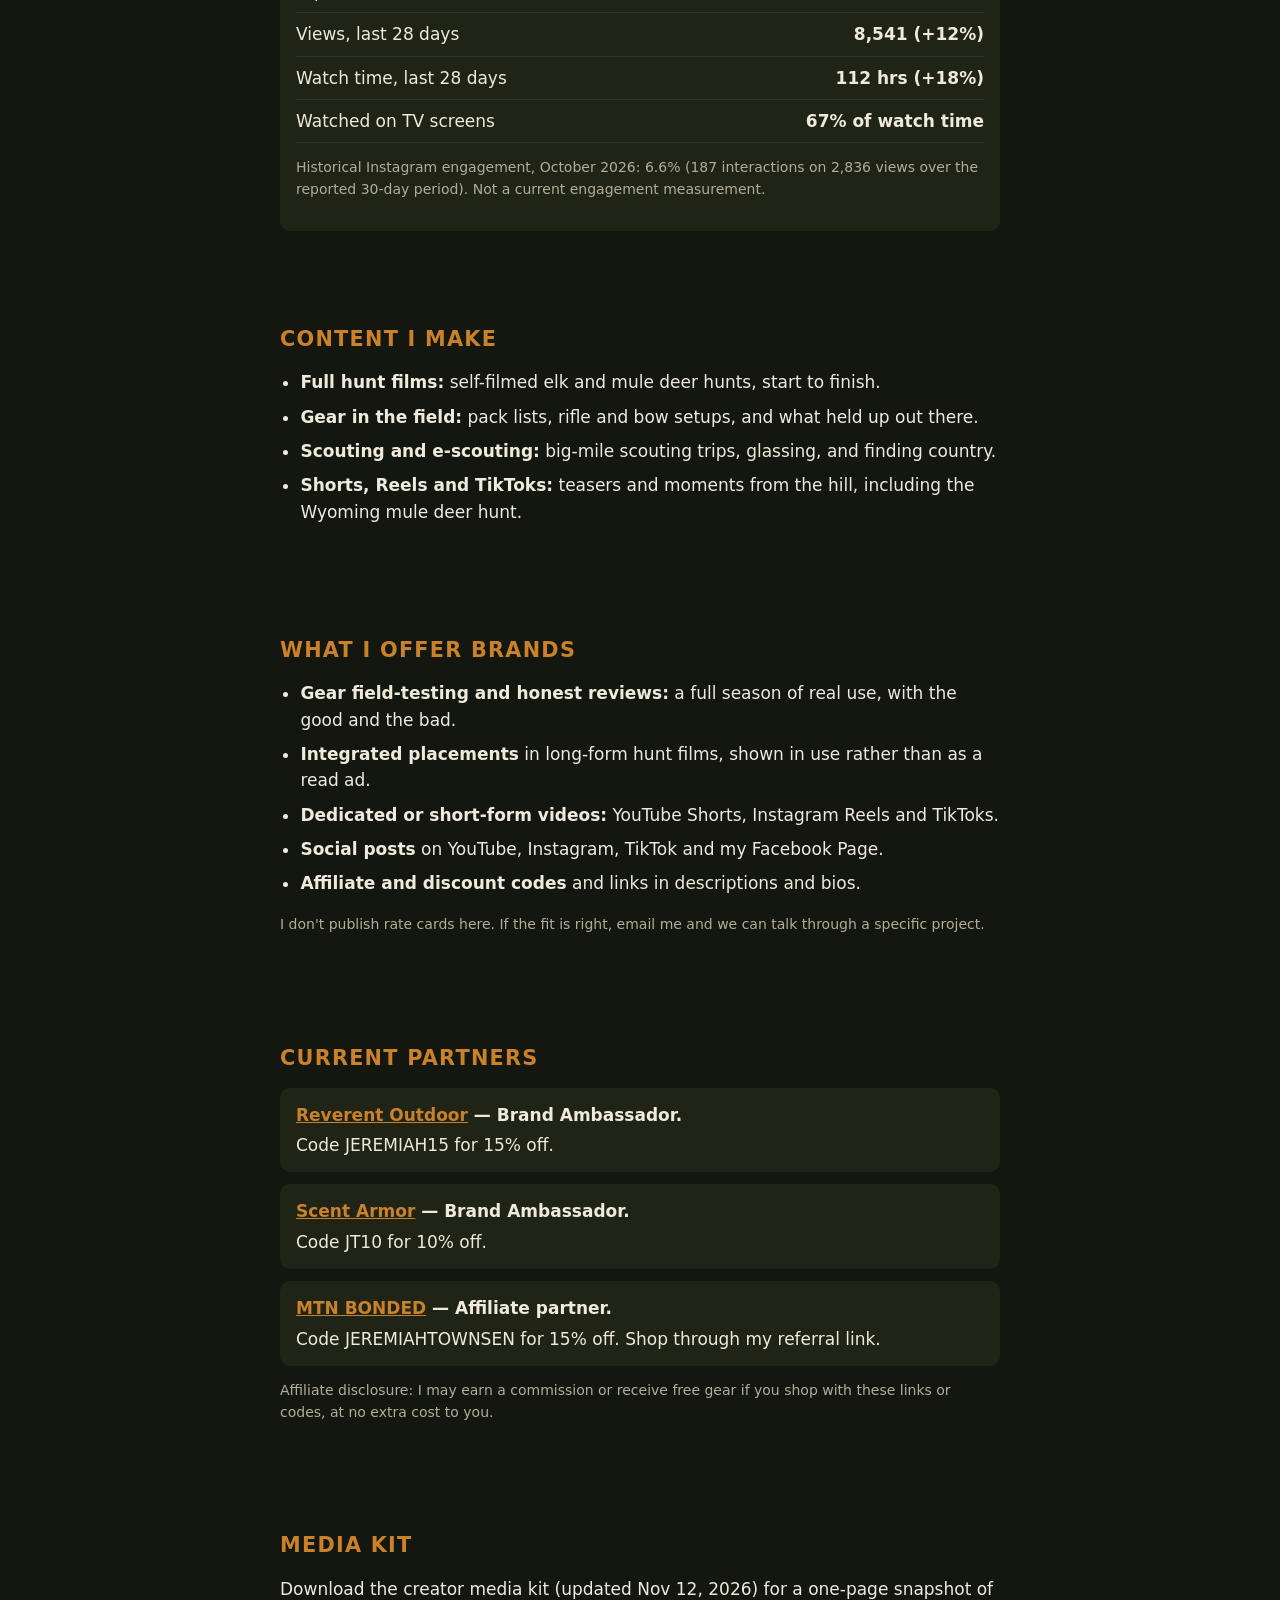
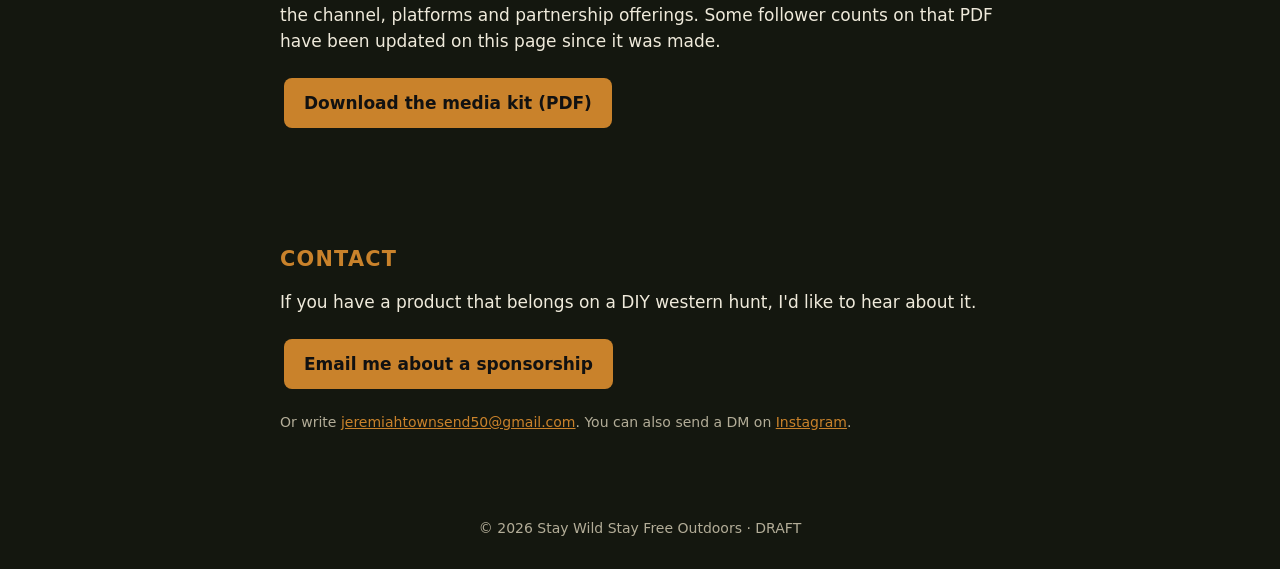
<file: sponsors.html>
<!doctype html>
<html lang="en"><head>
<meta charset="utf-8">
<meta name="viewport" content="width=device-width,initial-scale=1">
<meta name="robots" content="noindex">
<title>Work With Me — Stay Wild Stay Free Outdoors — DRAFT</title>
<meta name="description" content="Work with Jeremiah Townsend of Stay Wild Stay Free Outdoors on authentic, self-filmed DIY elk and mule deer content.">
<link rel="icon" href="img/favicon.ico" sizes="any">
<link rel="icon" type="image/png" href="img/favicon-32.png" sizes="32x32">
<link rel="apple-touch-icon" href="img/apple-touch-icon.png">
<link rel="stylesheet" href="styles.css">
<meta property="og:type" content="website">
<meta property="og:title" content="Work With Me — Stay Wild Stay Free Outdoors — DRAFT">
<meta property="og:description" content="Work with Jeremiah Townsend of Stay Wild Stay Free Outdoors on authentic, self-filmed DIY elk and mule deer content.">
<meta property="og:url" content="https://jeremiahtownsend50-ui.github.io/swsf-site/sponsors.html">
<meta property="og:image" content="https://jeremiahtownsend50-ui.github.io/swsf-site/img/og.jpg">
<meta name="twitter:card" content="summary_large_image">
<meta name="twitter:title" content="Work With Me — Stay Wild Stay Free Outdoors — DRAFT">
<meta name="twitter:description" content="Work with Jeremiah Townsend of Stay Wild Stay Free Outdoors on authentic, self-filmed DIY elk and mule deer content.">
<meta name="twitter:image" content="https://jeremiahtownsend50-ui.github.io/swsf-site/img/og.jpg">
</head><body>
<div class="draft">DRAFT — work in progress, not final. Not for public sharing.</div>
<nav class="nav" aria-label="Main">
<a href="index.html">Home</a>
<a href="gear.html">My Gear</a>
<a href="sponsors.html" aria-current="page">Work With Me</a>
<a href="index.html#contact">Contact</a>
</nav>
<header class="page brand-mark">
<picture>
<source type="image/webp" srcset="img/logo.webp">
<img src="img/logo.jpg" alt="Stay Wild Stay Free Outdoors logo" width="320" height="320">
</picture>
<h1>Work With Me</h1>
<p>Authentic, self-filmed DIY public-land hunts, and gear that gets real field testing, not a product shoot.</p>
</header>

<section id="about"><h2>Who I Am</h2>
<p>I'm Jeremiah Townsend, a small hunting content creator filming my own DIY public-land hunts for elk and mule deer across Wyoming and Colorado. Sometimes I hunt solo, sometimes with my dad, and sometimes with my wife — always on foot, always self-filmed. No guides, no big production — just the real hunt, misses and long pack-outs included.</p>
</section>

<section id="audience"><h2>Audience &amp; Stats</h2>
<p>Numbers below are dated so you can see when each one was last confirmed. I don't guess at figures I can't verify.</p>
<div class="box"><table>
<tr><td>YouTube subscribers</td><td>105</td><td class="date">Nov 15, 2026</td></tr>
<tr><td>YouTube views</td><td>30,454</td><td class="date">Nov 15, 2026</td></tr>
<tr><td>YouTube videos</td><td>37</td><td class="date">Nov 15, 2026</td></tr>
<tr><td>TikTok followers</td><td>1,267</td><td class="date">Nov 15, 2026</td></tr>
<tr><td>TikTok likes</td><td>1,414</td><td class="date">Nov 15, 2026</td></tr>
<tr><td>Instagram followers</td><td>440</td><td class="date">Nov 12, 2026</td></tr>
<tr><td>Instagram posts</td><td>27</td><td class="date">Nov 12, 2026</td></tr>
</table>
<p class="small">YouTube figures are from the public channel page @staywildstayfreeoutdoors (105 subscribers, 30,454 views, 37 videos; joined June 8, 2026). TikTok figures are from the public profile @stay.wild.stay.fr3. Instagram followers and post count are from the Nov 12, 2026 media kit; a fresher public Instagram count was not available when this page was built.</p></div>
<div class="box" style="margin-top:16px">
<p><strong>YouTube Studio snapshot, October 2026</strong> (from the Nov 12, 2026 media kit; not a current measurement):</p>
<table>
<tr><td>Audience</td><td>91% male · 52% aged 25–44</td></tr>
<tr><td>Top location</td><td>United States, 63% of views</td></tr>
<tr><td>Views, last 28 days</td><td>8,541 (+12%)</td></tr>
<tr><td>Watch time, last 28 days</td><td>112 hrs (+18%)</td></tr>
<tr><td>Watched on TV screens</td><td>67% of watch time</td></tr>
</table>
<p class="small">Historical Instagram engagement, October 2026: 6.6% (187 interactions on 2,836 views over the reported 30-day period). Not a current engagement measurement.</p>
</div>
</section>

<section id="content"><h2>Content I Make</h2>
<ul class="offer-list">
<li><strong>Full hunt films:</strong> self-filmed elk and mule deer hunts, start to finish.</li>
<li><strong>Gear in the field:</strong> pack lists, rifle and bow setups, and what held up out there.</li>
<li><strong>Scouting and e-scouting:</strong> big-mile scouting trips, glassing, and finding country.</li>
<li><strong>Shorts, Reels and TikToks:</strong> teasers and moments from the hill, including the Wyoming mule deer hunt.</li>
</ul>
</section>

<section id="offer"><h2>What I Offer Brands</h2>
<ul class="offer-list">
<li><strong>Gear field-testing and honest reviews:</strong> a full season of real use, with the good and the bad.</li>
<li><strong>Integrated placements</strong> in long-form hunt films, shown in use rather than as a read ad.</li>
<li><strong>Dedicated or short-form videos:</strong> YouTube Shorts, Instagram Reels and TikToks.</li>
<li><strong>Social posts</strong> on YouTube, Instagram, TikTok and my Facebook Page.</li>
<li><strong>Affiliate and discount codes</strong> and links in descriptions and bios.</li>
</ul>
<p class="small">I don't publish rate cards here. If the fit is right, email me and we can talk through a specific project.</p>
</section>

<section id="partners"><h2>Current Partners</h2>
<ul class="gear-list">
<li><strong><a href="https://reverentoutdoor.com">Reverent Outdoor</a> — Brand Ambassador.</strong> Code JEREMIAH15 for 15% off.</li>
<li><strong><a href="https://scentarmor.com">Scent Armor</a> — Brand Ambassador.</strong> Code JT10 for 10% off.</li>
<li><strong><a href="https://mtnbonded.com/?ref=JEREMIAHTOWNSEND">MTN BONDED</a> — Affiliate partner.</strong> Code JEREMIAHTOWNSEN for 15% off. Shop through my referral link.</li>
</ul>
<p class="small">Affiliate disclosure: I may earn a commission or receive free gear if you shop with these links or codes, at no extra cost to you.</p>
</section>

<section id="kit"><h2>Media Kit</h2>
<p>Download the creator media kit (updated Nov 12, 2026) for a one-page snapshot of the channel, platforms and partnership offerings. Some follower counts on that PDF have been updated on this page since it was made.</p>
<p><a class="btn" href="SWSF-media-kit-2026-11-12.pdf">Download the media kit (PDF)</a></p>
</section>

<section id="contact"><h2>Contact</h2>
<p>If you have a product that belongs on a DIY western hunt, I'd like to hear about it.</p>
<p><a class="btn" href="mailto:jeremiahtownsend50@gmail.com?subject=Sponsorship%20inquiry%20-%20Stay%20Wild%20Stay%20Free%20Outdoors">Email me about a sponsorship</a></p>
<p class="small">Or write <a href="mailto:jeremiahtownsend50@gmail.com?subject=Sponsorship%20inquiry%20-%20Stay%20Wild%20Stay%20Free%20Outdoors">jeremiahtownsend50@gmail.com</a>. You can also send a DM on <a href="https://www.instagram.com/staywildstayfreeoutdoors/">Instagram</a>.</p>
</section>
<footer>© 2026 Stay Wild Stay Free Outdoors · DRAFT</footer>
</body></html>
</file>
<file: styles.css>
/* Stay Wild Stay Free Outdoors — shared draft styles */
:root{--bg:#14170f;--card:#1f2417;--ink:#efeadb;--mute:#b3ad98;--acc:#c9822b}
*{box-sizing:border-box}
body{margin:0;font:17px/1.55 system-ui,sans-serif;background:var(--bg);color:var(--ink)}
.draft{background:var(--acc);color:#111;text-align:center;padding:8px 12px;font-weight:700;font-size:14px}
.nav{display:flex;flex-wrap:wrap;justify-content:center;gap:4px 8px;padding:12px 20px;max-width:760px;margin:auto}
.nav a{color:var(--ink);text-decoration:none;font-weight:700;font-size:15px;padding:8px 10px;border-radius:8px}
.nav a:hover{color:var(--acc)}
.nav a[aria-current="page"]{color:#111;background:var(--acc)}
section,header.page{padding:40px 20px;max-width:760px;margin:auto}
h1,h2{line-height:1.15}
h2{color:var(--acc);text-transform:uppercase;letter-spacing:.06em;font-size:1.3rem}
h3{margin:0 0 8px;font-size:1.15rem}
.hero{text-align:center;padding:30px 20px 40px;max-width:760px;margin:auto}
.hero img,.brand-mark img{width:min(320px,80%);height:auto}
.brand-mark{text-align:center;padding:24px 20px 0;max-width:760px;margin:auto}
.brand-mark img{width:min(160px,50%)}
.btn{display:inline-block;background:var(--acc);color:#111;padding:12px 20px;border-radius:8px;font:inherit;font-weight:700;text-decoration:none;margin:6px 4px;border:0;cursor:pointer}
.btn.alt{background:transparent;color:var(--ink);border:2px solid var(--acc)}
.grid{display:grid;gap:16px;grid-template-columns:1fr}
@media(min-width:600px){.grid{grid-template-columns:1fr 1fr}}
.card{background:var(--card);border-radius:10px;overflow:hidden;color:inherit;text-decoration:none;display:block;padding:0}
.card img{width:100%;height:auto;display:block;aspect-ratio:16/9;object-fit:cover;background:#2a3122}
.card span{display:block;padding:10px 12px;font-size:15px}
.box{background:var(--card);border-radius:10px;padding:16px}
.code{font-size:clamp(1.15rem,4.5vw,1.8rem);font-weight:800;color:var(--acc);letter-spacing:.06em;overflow-wrap:anywhere}
.codes{grid-template-columns:1fr}
.code-card{display:flex;flex-direction:column;gap:8px}
.code-row{display:flex;flex-wrap:wrap;align-items:center;gap:8px;margin:4px 0}
.code-row .btn{margin:0;min-height:44px}
.code-card .shop{margin:8px 0 0;align-self:flex-start;min-height:44px}
table{width:100%;border-collapse:collapse}
td{padding:8px 0;border-bottom:1px solid #333}
td:last-child{text-align:right;font-weight:700}
td.date{font-weight:400;color:var(--mute);font-size:14px;text-align:right;white-space:nowrap}
.small{color:var(--mute);font-size:14px}
a{color:var(--acc)}
footer{text-align:center;padding:30px 20px;color:var(--mute);font-size:14px}
.gear-list{list-style:none;margin:0;padding:0;display:grid;gap:12px}
.gear-list li{background:var(--card);border-radius:10px;padding:14px 16px}
.gear-list strong{display:block;margin-bottom:4px}
.note{margin-top:8px}
.offer-list,.plain-list{padding-left:1.2em}
.offer-list li,.plain-list li{margin:8px 0}
</file>
